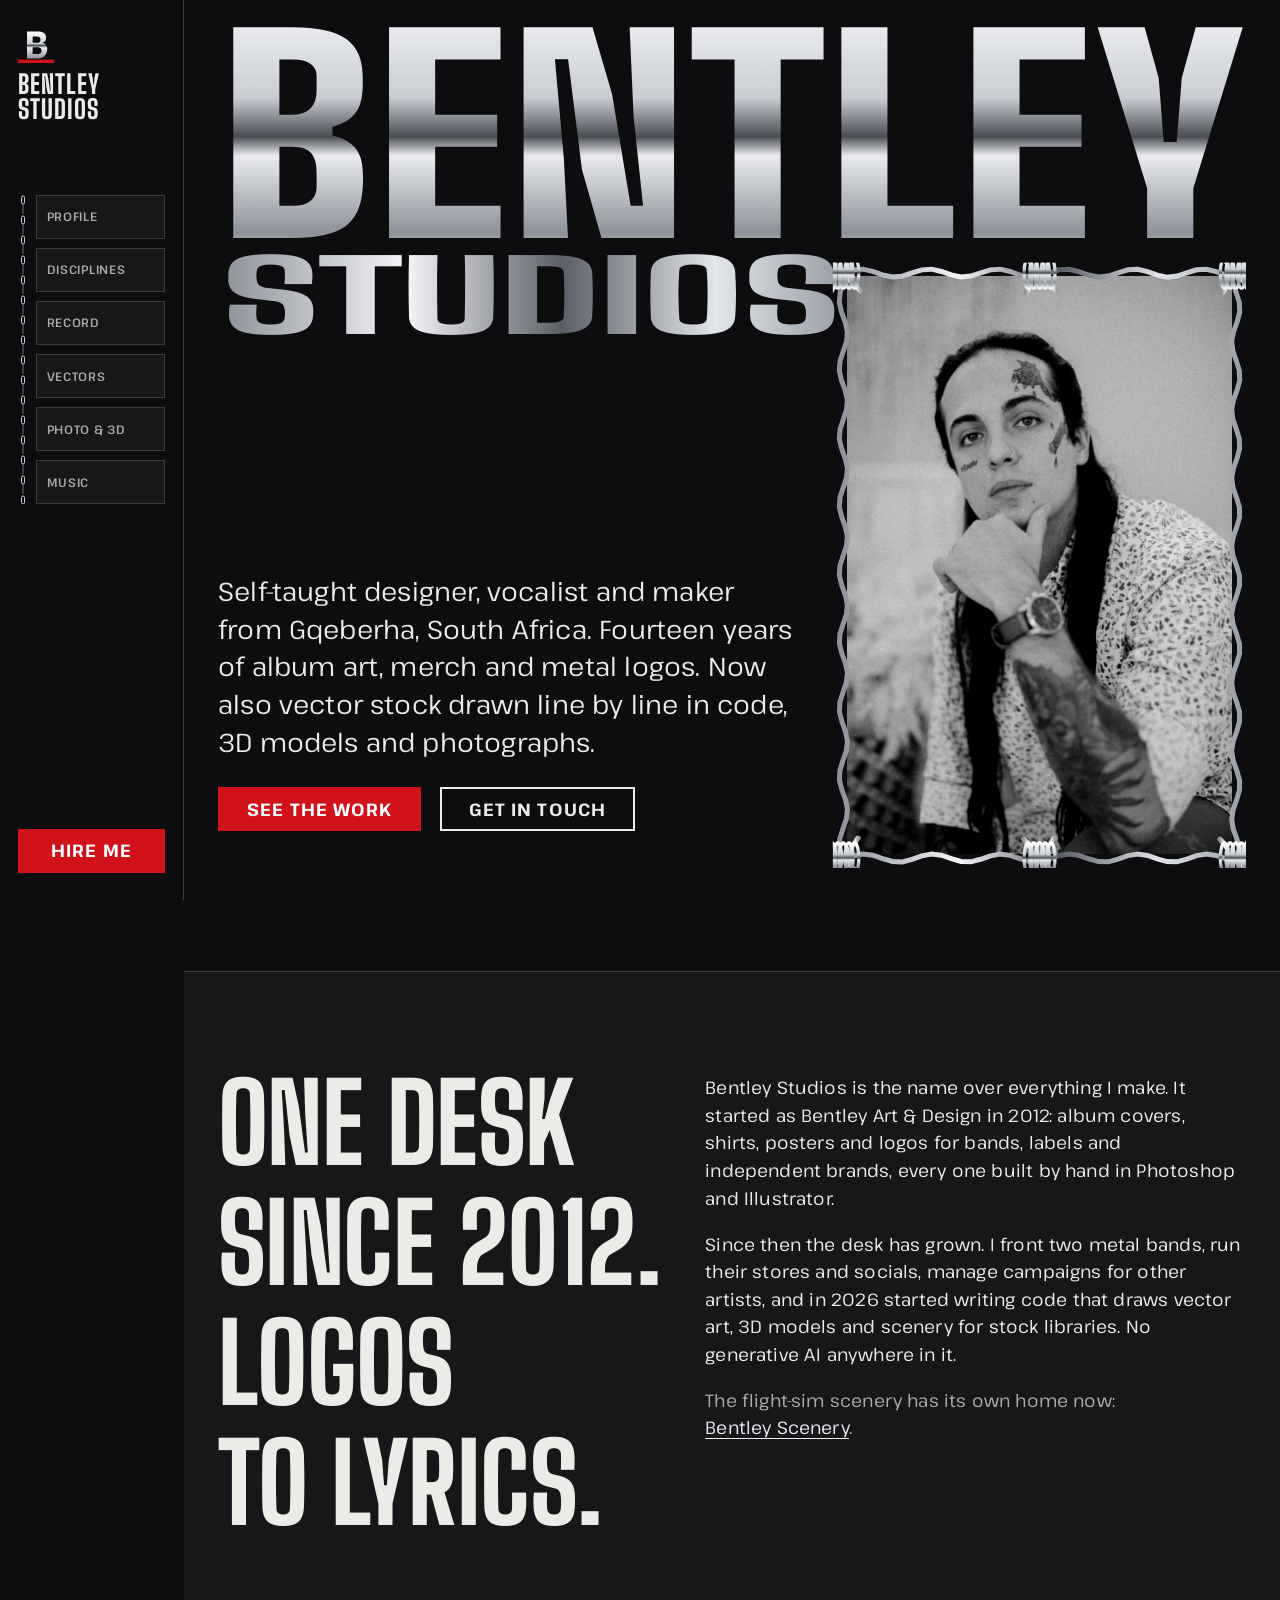
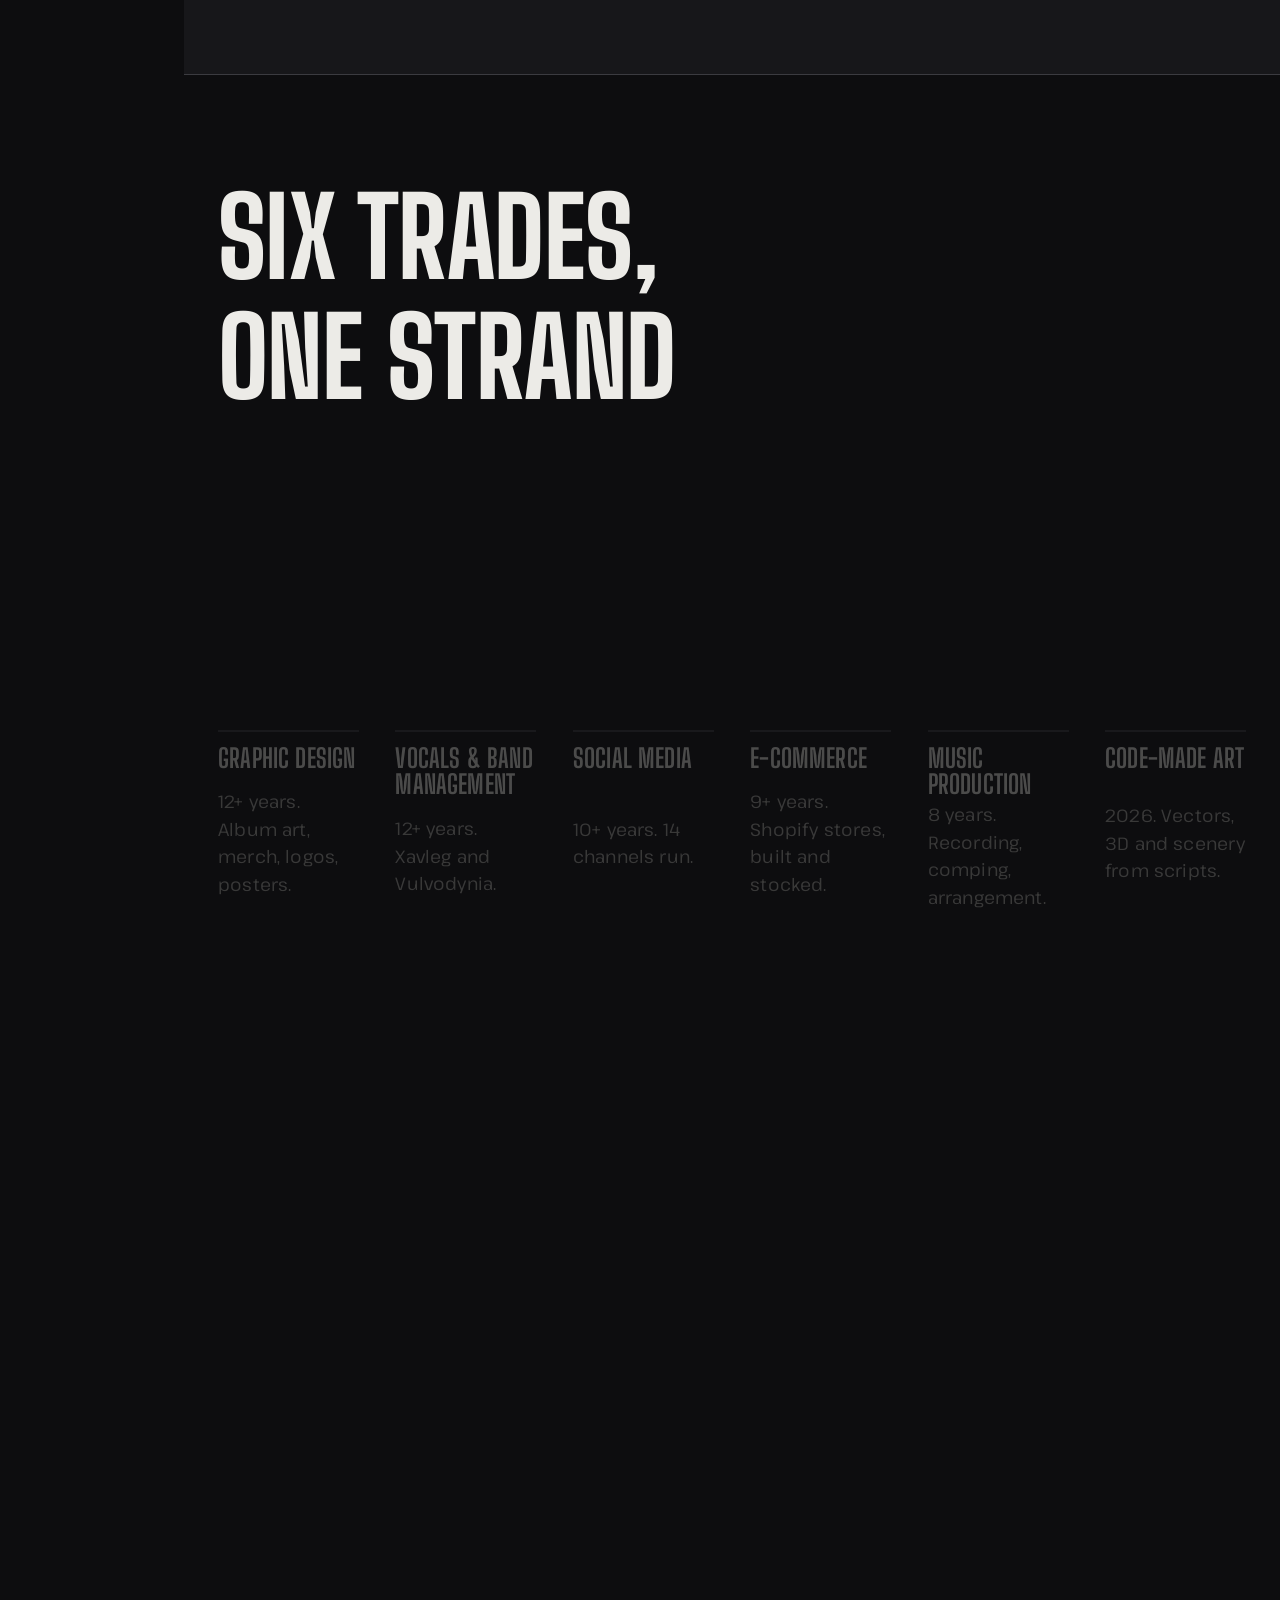
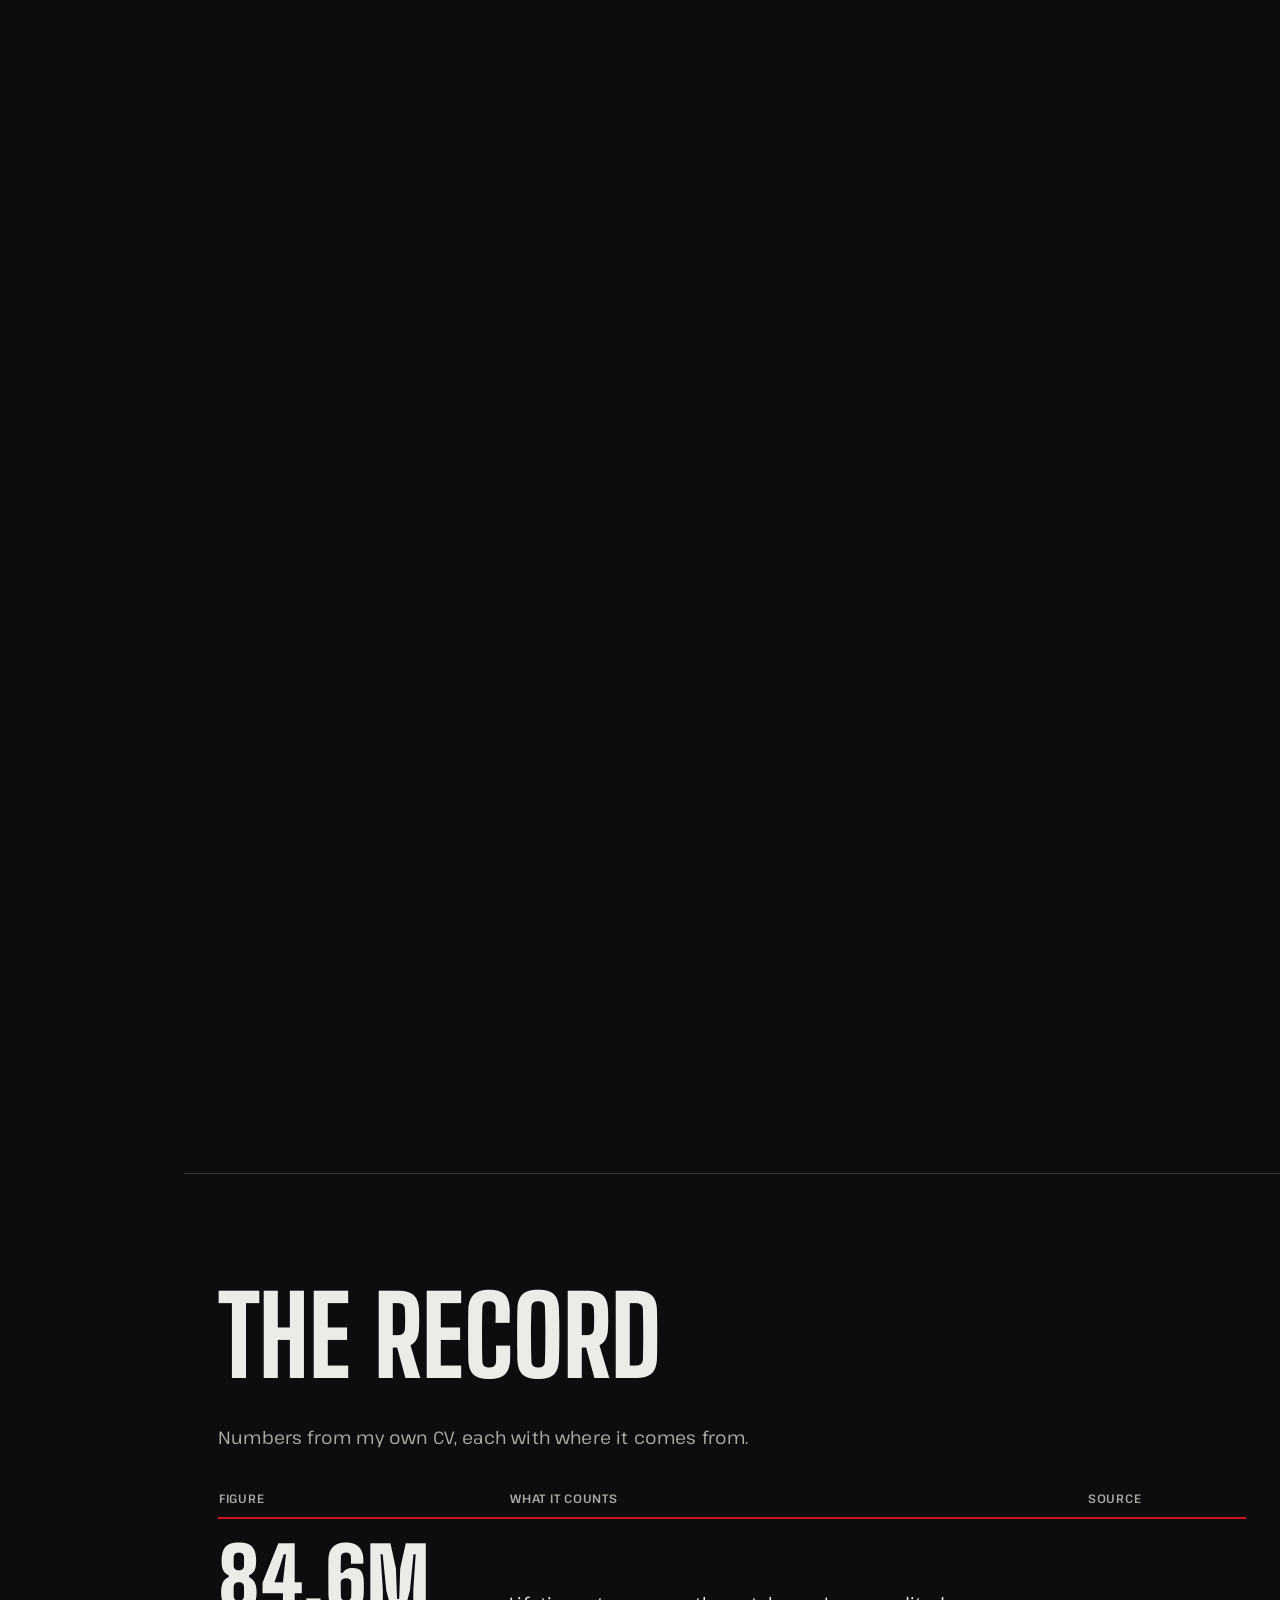
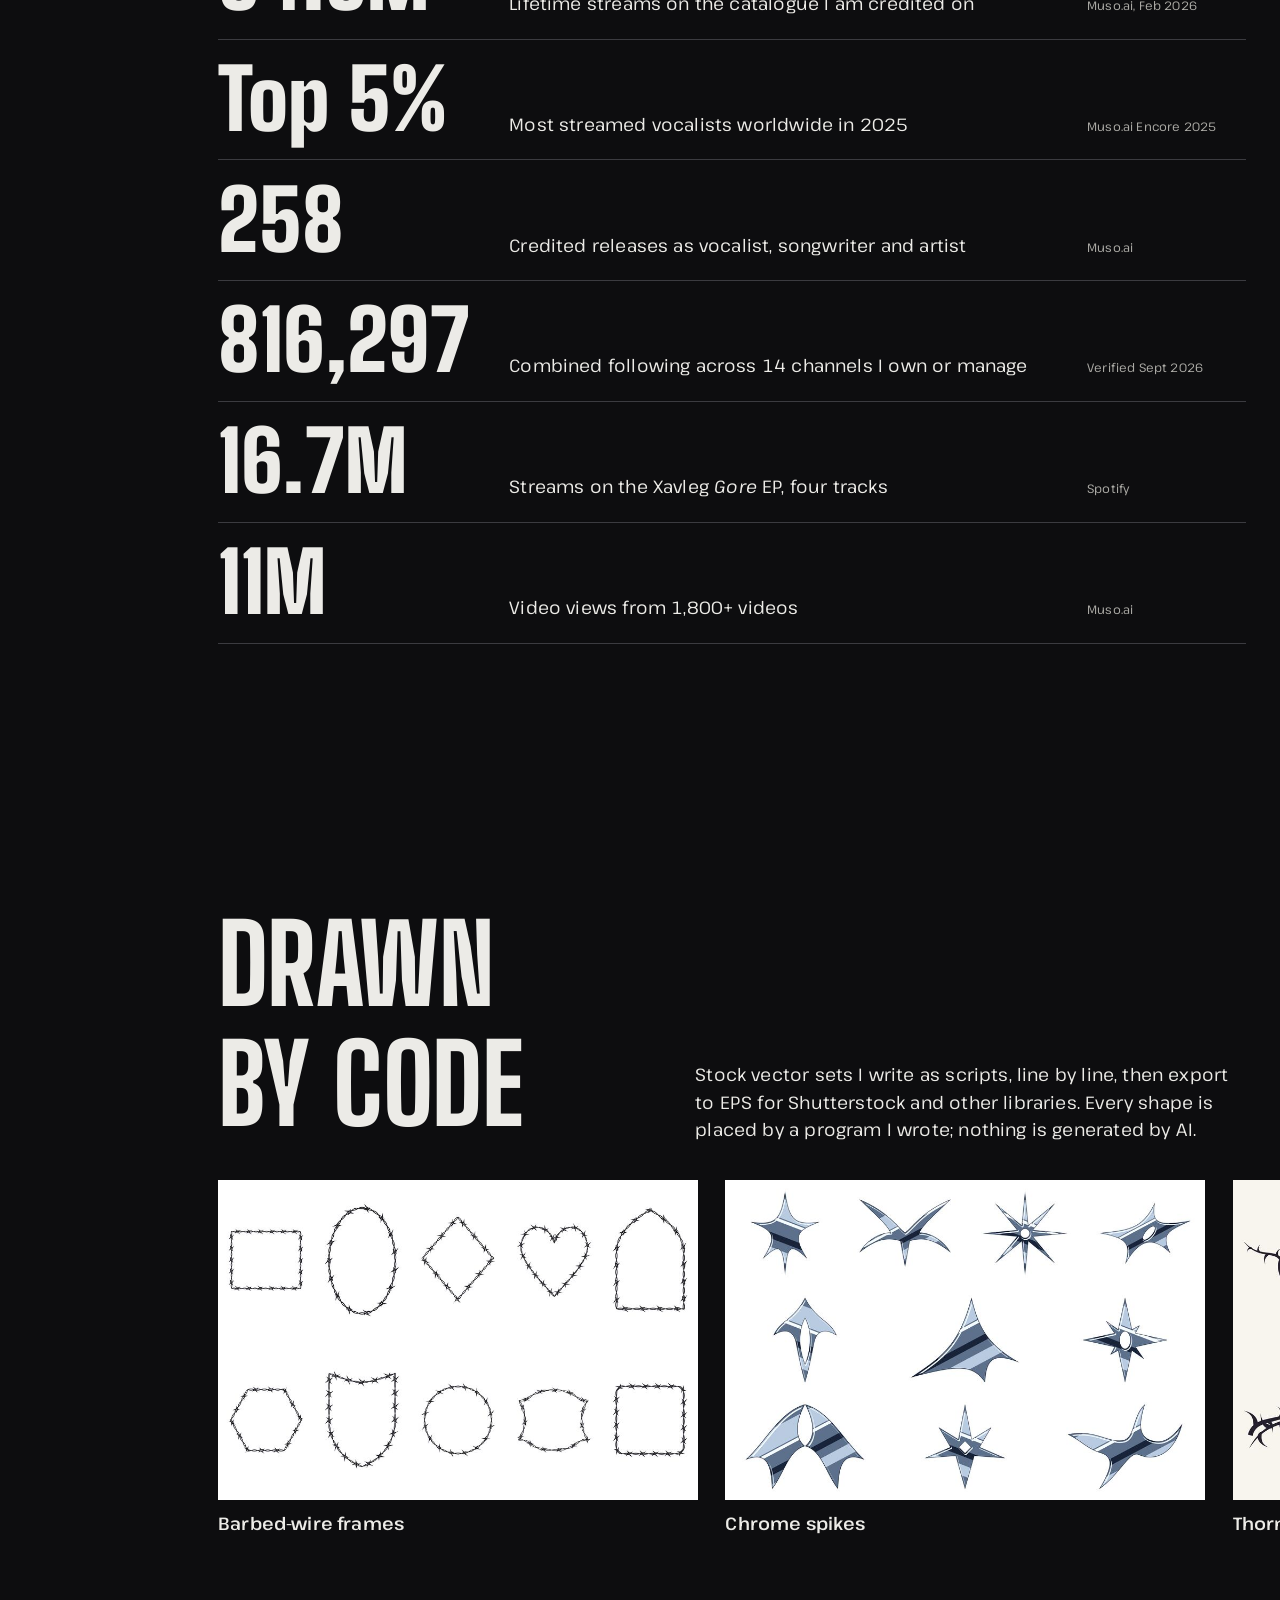
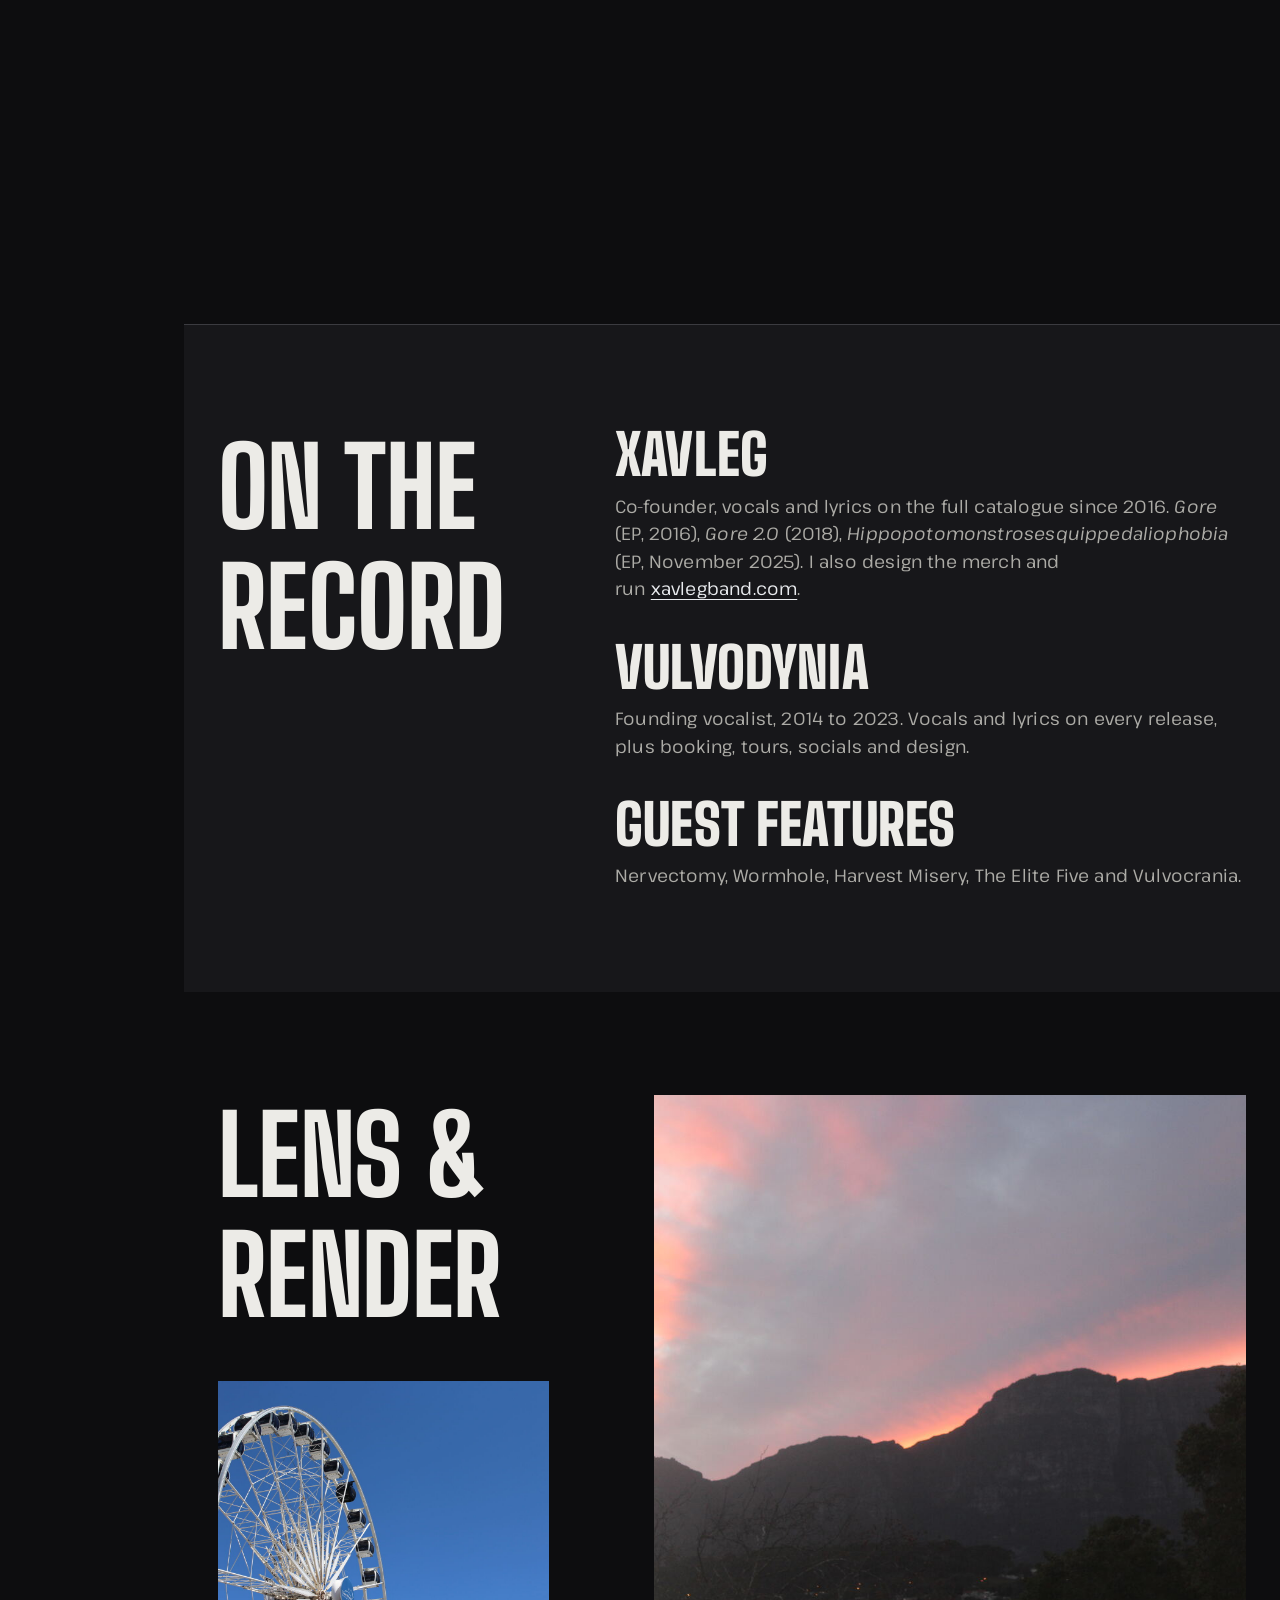
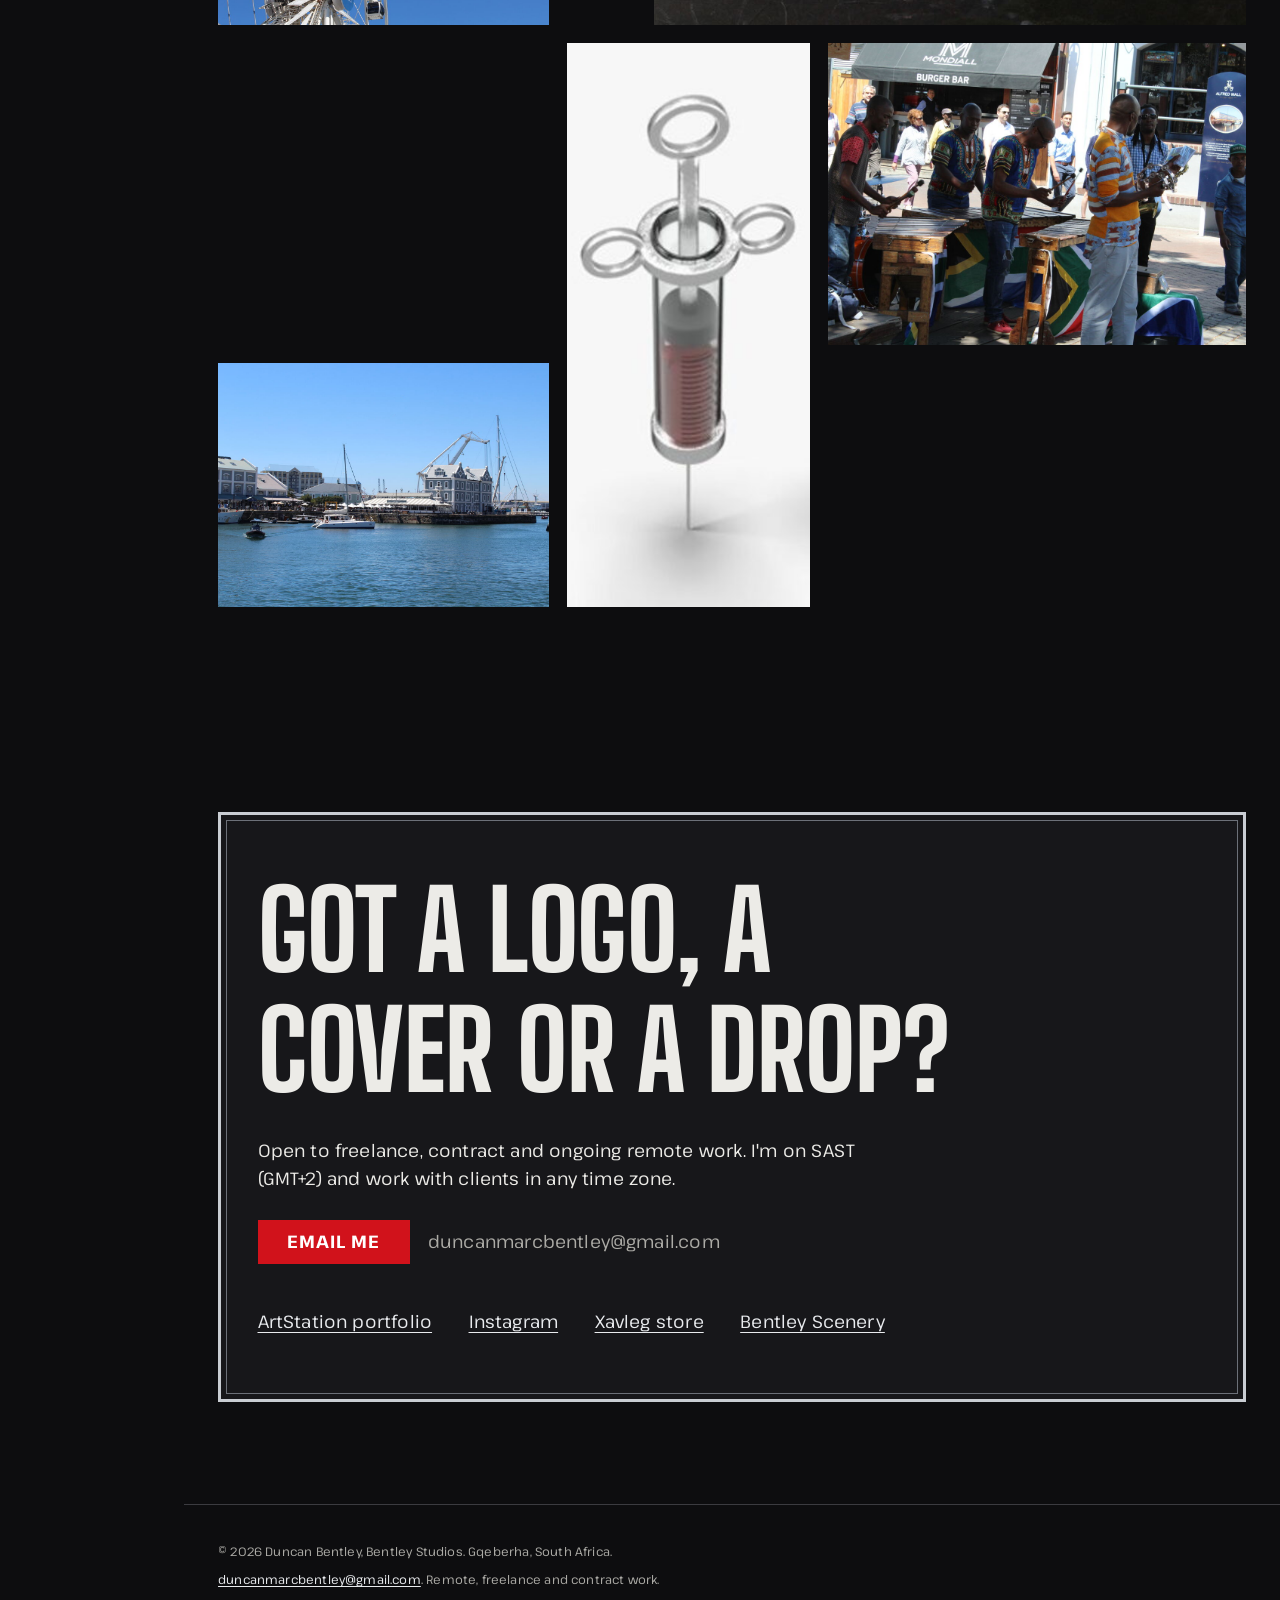
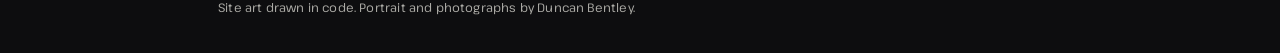
<file: index.html>
<!doctype html>
<html lang="en">
<head>
  <meta charset="utf-8">
  <meta name="viewport" content="width=device-width, initial-scale=1">
  <title>Bentley Studios | Duncan Bentley, design, music and code-made art</title>
  <meta name="description" content="Duncan Bentley's studio in Gqeberha: album art, merch and metal logos since 2012, vocals and music marketing, plus code-made vectors, 3D and photos.">
  <link rel="canonical" href="https://duncanbentley.github.io/bentley-studios/">
  <meta property="og:type" content="website">
  <meta property="og:title" content="Bentley Studios | Duncan Bentley">
  <meta property="og:description" content="Album art, merch, metal logos, vocals, music marketing and code-made art from Gqeberha, South Africa.">
  <meta property="og:url" content="https://duncanbentley.github.io/bentley-studios/">
  <meta property="og:image" content="https://duncanbentley.github.io/bentley-studios/art/og.png">
  <meta property="og:image:width" content="1200">
  <meta property="og:image:height" content="630">
  <meta property="og:image:alt" content="Bentley Studios wordmark in chrome on black, wrapped in barbed wire">
  <meta name="twitter:card" content="summary_large_image">
  <meta name="theme-color" content="#0d0d0f">
  <meta name="color-scheme" content="dark">
  <link rel="icon" href="favicon.svg" type="image/svg+xml">
  <link rel="preconnect" href="https://fonts.googleapis.com">
  <link rel="preconnect" href="https://fonts.gstatic.com" crossorigin>
  <link rel="stylesheet" href="https://fonts.googleapis.com/css2?family=Big+Shoulders+Display:wght@800..900&amp;family=Pathway+Extreme:opsz,wdth,wght@8..12,75..100,400..700&amp;display=swap">
  <link rel="preload" href="img/duncan.jpg" as="image">
  <link rel="stylesheet" href="assets/tokens.css">
  <link rel="stylesheet" href="assets/base.css">
  <link rel="stylesheet" href="assets/motion.css">
  <link rel="stylesheet" href="assets/site.css">
  <script>document.documentElement.classList.add('js')</script>
  <script src="assets/motion.js" defer></script>
  <script src="assets/wire.js" defer></script>
  <script type="application/ld+json">
  {
    "@context": "https://schema.org",
    "@type": "Person",
    "name": "Duncan Bentley",
    "jobTitle": "Graphic designer, vocalist and music marketer",
    "brand": { "@type": "Brand", "name": "Bentley Studios" },
    "url": "https://duncanbentley.github.io/bentley-studios/",
    "address": { "@type": "PostalAddress", "addressLocality": "Gqeberha", "addressCountry": "ZA" },
    "sameAs": [
      "https://bentleyartdesign.artstation.com",
      "https://instagram.com/duncan_bentley",
      "https://duncanbentley.github.io/bentley-scenery/"
    ]
  }
  </script>
</head>
<body>
  <a class="skip-link" href="#main">Skip to content</a>

  <svg width="0" height="0" class="defs" aria-hidden="true" focusable="false">
    <defs>
      <linearGradient id="chrome" x1="0" y1="0" x2="0" y2="1">
        <stop offset="0" stop-color="#ffffff"/>
        <stop offset=".38" stop-color="#c9cdd3"/>
        <stop offset=".5" stop-color="#4a4d54"/>
        <stop offset=".56" stop-color="#e9ebee"/>
        <stop offset=".8" stop-color="#8d929a"/>
        <stop offset="1" stop-color="#f4f5f7"/>
      </linearGradient>
      <linearGradient id="chrome-h" x1="0" y1="0" x2="1" y2="0">
        <stop offset="0" stop-color="#8d929a"/>
        <stop offset=".3" stop-color="#f4f5f7"/>
        <stop offset=".55" stop-color="#5a5e66"/>
        <stop offset=".8" stop-color="#e2e5e9"/>
        <stop offset="1" stop-color="#9aa0a8"/>
      </linearGradient>
    </defs>
  </svg>

  <header class="rail" data-header>
    <a class="rail__brand" href="./" aria-label="Bentley Studios, home">
      <img src="favicon.svg" alt="" width="36" height="36">
      <span>Bentley<br>Studios</span>
    </a>
    <nav class="rail__nav" aria-label="Case file">
      <ul>
        <li><a href="#about">Profile</a></li>
        <li><a href="#wire">Disciplines</a></li>
        <li><a href="#record">Record</a></li>
        <li><a href="#vectors">Vectors</a></li>
        <li><a href="#lens">Photo &amp; 3D</a></li>
        <li><a href="#credits">Music</a></li>
      </ul>
    </nav>
    <a class="btn btn--brand rail__cta" href="#contact">Hire me</a>
  </header>

  <main id="main">

    <!-- Beat 1: recognition. Hero: portrait in a code-drawn barbed-wire frame -->
    <section class="hero" aria-labelledby="hero-title">
      <h1 id="hero-title" class="hero__h1"><span class="visually-hidden">Bentley Studios, the work of Duncan Bentley</span>
      <svg class="hero__mark" viewBox="0 0 1000 300" aria-hidden="true" focusable="false">
        <text x="0" y="198" class="mark-big" fill="url(#chrome)" stroke="#0d0d0f" stroke-width="3" textLength="1000" lengthAdjust="spacingAndGlyphs">BENTLEY</text>
        <text x="4" y="290" class="mark-small" fill="url(#chrome-h)" textLength="600" lengthAdjust="spacingAndGlyphs">STUDIOS</text>
      </svg></h1>

      <figure class="hero__portrait" data-reveal="clip-up">
        <img fetchpriority="high" src="img/duncan.jpg" width="900" height="1348" alt="Duncan Bentley: long dark hair, face tattoos, floral shirt and a watch, chin resting on one hand.">
        <svg class="hero__frame" viewBox="0 0 400 600" preserveAspectRatio="none" aria-hidden="true" data-wire-frame></svg>
      </figure>

      <div class="hero__copy">
        <p class="hero__lede">Self-taught designer, vocalist and maker from Gqeberha, South Africa. Fourteen years of album art, merch and metal logos. Now also vector stock drawn line by line in code, 3D models and photographs.</p>
        <div class="cluster">
          <a class="btn btn--brand" href="#vectors" data-magnetic="0.2">See the work</a>
          <a class="btn btn--ghost" href="#contact">Get in touch</a>
        </div>
      </div>
    </section>

    <!-- Beat 2: who. Statement, asymmetric -->
    <section id="about" class="statement" aria-labelledby="about-title">
      <div class="container statement__grid">
        <h2 id="about-title" data-split>One desk since 2012. Logos to lyrics.</h2>
        <div class="statement__body stack">
          <p>Bentley Studios is the name over everything I make. It started as Bentley Art &amp; Design in 2012: album covers, shirts, posters and logos for bands, labels and independent brands, every one built by hand in Photoshop and Illustrator.</p>
          <p>Since then the desk has grown. I front two metal bands, run their stores and socials, manage campaigns for other artists, and in 2026 started writing code that draws vector art, 3D models and scenery for stock libraries. No generative AI anywhere in it.</p>
          <p class="statement__aside">The flight-sim scenery has its own home now: <a href="https://duncanbentley.github.io/bentley-scenery/">Bentley Scenery</a>.</p>
        </div>
      </div>
    </section>

    <!-- Beat 3: the PEAK. Signature: a bare line twists into barbed wire, each barb unlocking a discipline -->
    <section id="wire" class="wire" aria-labelledby="wire-title">
      <div class="wire__stage">
        <h2 id="wire-title" class="wire__title">Six trades, one strand</h2>
        <svg class="wire__svg" viewBox="0 0 1200 260" preserveAspectRatio="xMidYMid meet" aria-hidden="true" data-wire></svg>
        <ol class="wire__list">
          <li><strong>Graphic design</strong><span>12+ years. Album art, merch, logos, posters.</span></li>
          <li><strong>Vocals &amp; band management</strong><span>12+ years. Xavleg and Vulvodynia.</span></li>
          <li><strong>Social media</strong><span>10+ years. 14 channels run.</span></li>
          <li><strong>E-commerce</strong><span>9+ years. Shopify stores, built and stocked.</span></li>
          <li><strong>Music production</strong><span>8 years. Recording, comping, arrangement.</span></li>
          <li><strong>Code-made art</strong><span>2026. Vectors, 3D and scenery from scripts.</span></li>
        </ol>
      </div>
    </section>

    <!-- Beat 4: proof. The record, a dossier table with sources -->
    <!-- awl-allow conv.social-proof: proof is the sourced record table from the owner's CV; no client quotes collected yet -->
    <section id="record" class="record" aria-labelledby="record-title">
      <div class="container">
        <h2 id="record-title">The record</h2>
        <p class="record__intro">Numbers from my own CV, each with where it comes from.</p>
        <table class="record__table">
          <caption class="visually-hidden">Career figures and their sources</caption>
          <thead><tr><th scope="col">Figure</th><th scope="col">What it counts</th><th scope="col">Source</th></tr></thead>
          <tbody>
            <tr><td class="num">84.6M</td><td>Lifetime streams on the catalogue I am credited on</td><td>Muso.ai, Feb 2026</td></tr>
            <tr><td class="num">Top 5%</td><td>Most streamed vocalists worldwide in 2025</td><td>Muso.ai Encore 2025</td></tr>
            <tr><td class="num">258</td><td>Credited releases as vocalist, songwriter and artist</td><td>Muso.ai</td></tr>
            <tr><td class="num">816,297</td><td>Combined following across 14 channels I own or manage</td><td>Verified Sept 2026</td></tr>
            <tr><td class="num">16.7M</td><td>Streams on the Xavleg <cite>Gore</cite> EP, four tracks</td><td>Spotify</td></tr>
            <tr><td class="num">11M</td><td>Video views from 1,800+ videos</td><td>Muso.ai</td></tr>
          </tbody>
        </table>
      </div>
    </section>

    <!-- Beat 5: range. Horizontal pan through code-made vector sets -->
    <section id="vectors" class="vectors" aria-labelledby="vectors-title" data-pan>
     <div class="vectors__stage">
      <div class="vectors__head container">
        <h2 id="vectors-title">Drawn by code</h2>
        <p>Stock vector sets I write as scripts, line by line, then export to EPS for Shutterstock and other libraries. Every shape is placed by a program I wrote; nothing is generated by AI.</p>
      </div>
      <div class="pan__track vectors__track">
        <figure><img src="img/bs_barbed_wire_1.jpg" width="900" height="600" loading="lazy" alt="Ten barbed-wire frames: square, oval, heart, arch, shield and more."><figcaption>Barbed-wire frames</figcaption></figure>
        <figure><img src="img/bs_chrome_spikes_1.jpg" width="900" height="600" loading="lazy" alt="Liquid chrome spike stars and shards on white."><figcaption>Chrome spikes</figcaption></figure>
        <figure><img src="img/bs_abstract_tribal_1.jpg" width="900" height="600" loading="lazy" alt="Ten black thorn and tribal ornaments."><figcaption>Thorn ornaments</figcaption></figure>
        <figure><img src="img/bs_chains_1.jpg" width="900" height="600" loading="lazy" alt="Chain frames in circle, heart and arch shapes."><figcaption>Chain frames</figcaption></figure>
        <figure><img src="img/bs_tat_skull_01.jpg" width="900" height="900" loading="lazy" alt="Seamless pattern of cream skulls and small stars on mustard."><figcaption>Flash skulls repeat pattern</figcaption></figure>
        <figure><img src="img/bs_stk_blades_01.jpg" width="900" height="600" loading="lazy" alt="Tattoo-flash stickers: daggers, snakes, a heart and crossed swords."><figcaption>Blades sticker sheet</figcaption></figure>
        <figure><img src="img/bs_tat_moth_01.jpg" width="900" height="900" loading="lazy" alt="Seamless pattern of teal moths and gold moons on navy."><figcaption>Moth and moon repeat pattern</figcaption></figure>
        <figure><img src="img/bs_gothic_tracery_1.jpg" width="900" height="600" loading="lazy" alt="Line drawings of gothic church windows and a rose window."><figcaption>Gothic tracery</figcaption></figure>
        <figure><img src="img/bs_tat_rose_01.jpg" width="900" height="900" loading="lazy" alt="Seamless pattern of red roses and teal gems on cream."><figcaption>Rose and gem repeat pattern</figcaption></figure>
      </div>
     </div>
    </section>

    <!-- Beat 7: the music. Credits list -->
    <section id="credits" class="credits" aria-labelledby="credits-title">
      <div class="container credits__grid">
        <h2 id="credits-title">On the record</h2>
        <dl class="credits__list">
          <div><dt>Xavleg</dt><dd>Co-founder, vocals and lyrics on the full catalogue since 2016. <cite>Gore</cite> (EP, 2016), <cite>Gore 2.0</cite> (2018), <cite>Hippopotomonstrosesquippedaliophobia</cite> (EP, November 2025). I also design the merch and run <a href="https://xavlegband.com">xavlegband.com</a>.</dd></div>
          <div><dt>Vulvodynia</dt><dd>Founding vocalist, 2014 to 2023. Vocals and lyrics on every release, plus booking, tours, socials and design.</dd></div>
          <div><dt>Guest features</dt><dd>Nervectomy, Wormhole, Harvest Misery, The Elite Five and Vulvocrania.</dd></div>
        </dl>
      </div>
    </section>

    <!-- Beat 6: other eyes. Photo and 3D mosaic -->
    <section id="lens" class="lens" aria-labelledby="lens-title">
      <div class="container lens__grid">
        <h2 id="lens-title">Lens &amp; render</h2>
        <figure class="lens__a"><img src="img/IMG_2264.jpg" width="1200" height="800" loading="lazy" alt="Pink and orange clouds over a black mountain ridge at sunset, Cape Town."><figcaption>Cape Town sunset, 2017</figcaption></figure>
        <figure class="lens__b"><img src="img/IMG_2505.jpg" width="1200" height="800" loading="lazy" alt="Close view of a white Ferris wheel against a deep blue sky."><figcaption>Waterfront wheel</figcaption></figure>
        <figure class="lens__c"><img src="img/syringe.jpg" width="600" height="600" loading="lazy" alt="3D render of an antique chrome syringe filled with dark red liquid."><figcaption>Antique syringe, 3D model built in Blender</figcaption></figure>
        <figure class="lens__d"><img src="img/IMG_2512.jpg" width="1200" height="800" loading="lazy" alt="A Cape fur seal swimming in green harbour water, seen from above."><figcaption>Harbour seal</figcaption></figure>
        <figure class="lens__e"><img src="img/IMG_2533.jpg" width="1200" height="800" loading="lazy" alt="Rusted white hull of a fishing ship with its name painted in Japanese."><figcaption>Koyo Maru hull</figcaption></figure>
      </div>
    </section>

    <!-- Close: chrome plate, decision -->
    <section id="contact" class="contact" aria-labelledby="contact-title">
      <div class="container contact__plate">
        <h2 id="contact-title">Got a logo, a cover or a drop?</h2>
        <p>Open to freelance, contract and ongoing remote work. I'm on SAST (GMT+2) and work with clients in any time zone.</p>
        <p class="contact__mail"><a class="btn btn--brand" href="mailto:duncanmarcbentley@gmail.com?subject=Bentley%20Studios%20enquiry">Email me</a> <span>duncanmarcbentley@gmail.com</span></p>
        <ul class="contact__links">
          <li><a href="https://bentleyartdesign.artstation.com">ArtStation portfolio</a></li>
          <li><a href="https://instagram.com/duncan_bentley">Instagram</a></li>
          <li><a href="https://xavlegband.com">Xavleg store</a></li>
          <li><a href="https://duncanbentley.github.io/bentley-scenery/">Bentley Scenery</a></li>
        </ul>
      </div>
    </section>
  </main>

  <footer class="footer">
    <div class="container footer__inner">
      <p>&copy; 2026 Duncan Bentley, Bentley Studios. Gqeberha, South Africa.</p>
      <p><a href="mailto:duncanmarcbentley@gmail.com">duncanmarcbentley@gmail.com</a>. Remote, freelance and contract work.</p>
      <p>Site art drawn in code. Portrait and photographs by Duncan Bentley.</p>
    </div>
  </footer>
</body>
</html>
</file>
<file: assets/tokens.css>
/* tokens.css: Bentley Studios
   direction: brutalist (Raw Brutalist) | palette: Blueprint | seed: 23367
   fonts: Big Shoulders Display / Pathway Extreme | dials: variance 8, motion 6, density 5
   Generated by `studio.py direct`. Same inputs + seed = same file. Hex values carry an oklch() comment. */

@property --p { syntax: "<number>"; inherits: true; initial-value: 0; }

/* Big Shoulders Display is 75.1% of the width of its system stand-in: this local face is scaled to match, so the swap
   to the web font barely moves the layout (font-swap CLS). */
@font-face { font-family: "Big Shoulders Display fallback"; src: local("Arial"), local("ArialMT"), local("Liberation Sans"), local("Arimo"), local("Helvetica"); font-weight: 100 549; size-adjust: 75.1%; font-display: swap; }
@font-face { font-family: "Big Shoulders Display fallback"; src: local("Arial Bold"), local("Arial-BoldMT"), local("Liberation Sans Bold"), local("Arimo Bold"), local("Helvetica Bold"); font-weight: 550 1000; size-adjust: 75.1%; font-display: swap; }

:root {
  color-scheme: dark;

  /* typefaces */
  --font-display: 'Big Shoulders Display', 'Big Shoulders Display fallback', Bahnschrift, 'DIN Alternate', 'Franklin Gothic Medium', 'Nimbus Sans Narrow', sans-serif;
  --font-body: 'Pathway Extreme', Bahnschrift, 'DIN Alternate', 'Franklin Gothic Medium', 'Nimbus Sans Narrow', sans-serif;
  --font-mono: ui-monospace, 'Cascadia Code', 'Source Code Pro', Menlo, Consolas, 'DejaVu Sans Mono', monospace;
  --font-label: var(--font-body);
  --display-weight: 900;
  --heading-weight: 800;
  --body-weight: 400;
  --strong-weight: 700;
  --display-stretch: normal;
  --display-case: uppercase;
  --display-tracking: -0.01em;
  --heading-tracking: 0;
  --leading-display: 1.0;
  --leading-tight: 1.1;
  --leading-body: 1.56;
  --body-tracking: 0.01em;
  --label-case: uppercase;
  --tracking-caps: 0.02em;
  --label-tracking: 0.02em;

  /* fluid type scale 360-1440px (Utopia-style; max capped at 2.5x min for 200% zoom) */
  --step--2: clamp(0.5rem, 0.6867rem - 0.2074vw, 0.64rem);
  --step--1: clamp(0.75rem, 0.8167rem - 0.0741vw, 0.8rem);
  --step-0: clamp(1rem, 0.9583rem + 0.1852vw, 1.125rem);
  --step-1: clamp(1.25rem, 1.1042rem + 0.6481vw, 1.6875rem);
  --step-2: clamp(1.5625rem, 1.2396rem + 1.4352vw, 2.5312rem);
  --step-3: clamp(1.9531rem, 1.3385rem + 2.7315vw, 3.7969rem);
  --step-4: clamp(2.4414rem, 1.3568rem + 4.8206vw, 5.6953rem);
  --step-5: clamp(3.0518rem, 1.5767rem + 6.5556vw, 7.4768rem);
  --step-6: clamp(3.8147rem, 1.9709rem + 8.1945vw, 9.346rem);
  --step-7: clamp(4.7684rem, 2.4637rem + 10.2432vw, 11.6825rem);

  /* fluid space scale (density 5) */
  --space-3xs: clamp(0.2575rem, 0.2468rem + 0.0477vw, 0.2897rem);
  --space-2xs: clamp(0.515rem, 0.4935rem + 0.0954vw, 0.5794rem);
  --space-xs: clamp(0.7725rem, 0.7403rem + 0.1431vw, 0.8691rem);
  --space-s: clamp(1.03rem, 0.9871rem + 0.1907vw, 1.1587rem);
  --space-m: clamp(1.545rem, 1.4806rem + 0.2861vw, 1.7381rem);
  --space-l: clamp(2.06rem, 1.9742rem + 0.3815vw, 2.3175rem);
  --space-xl: clamp(3.09rem, 2.9612rem + 0.5722vw, 3.4763rem);
  --space-2xl: clamp(4.12rem, 3.9483rem + 0.763vw, 4.635rem);
  --space-3xl: clamp(6.18rem, 5.9225rem + 1.1444vw, 6.9525rem);
  --space-4xl: clamp(8.24rem, 7.8967rem + 1.5259vw, 9.27rem);
  --space-3xs-2xs: clamp(0.2575rem, 0.1502rem + 0.4769vw, 0.5794rem);
  --space-2xs-xs: clamp(0.515rem, 0.3969rem + 0.525vw, 0.8694rem);
  --space-xs-s: clamp(0.7725rem, 0.6437rem + 0.5722vw, 1.1587rem);
  --space-s-m: clamp(1.03rem, 0.794rem + 1.0491vw, 1.7381rem);
  --space-m-l: clamp(1.545rem, 1.2875rem + 1.1444vw, 2.3175rem);
  --space-l-xl: clamp(2.06rem, 1.5879rem + 2.0981vw, 3.4762rem);
  --space-xl-2xl: clamp(3.09rem, 2.575rem + 2.2889vw, 4.635rem);
  --space-2xl-3xl: clamp(4.12rem, 3.1758rem + 4.1963vw, 6.9525rem);
  --space-3xl-4xl: clamp(6.18rem, 5.15rem + 4.5778vw, 9.27rem);
  --space-s-l: clamp(1.03rem, 0.6008rem + 1.9074vw, 2.3175rem);
  --space-m-xl: clamp(1.545rem, 0.9012rem + 2.8611vw, 3.4762rem);
  --space-l-2xl: clamp(2.06rem, 1.2017rem + 3.8148vw, 4.635rem);
  --space-xl-3xl: clamp(3.09rem, 1.8025rem + 5.7222vw, 6.9525rem);
  --space-2xl-4xl: clamp(4.12rem, 2.4033rem + 7.6296vw, 9.27rem);
  --section-space: clamp(3.2rem, 1.9417rem + 5.5926vw, 6.975rem);
  --gutter: var(--space-s-l);
  --container: 1280px;
  --measure: 66ch;

  /* colour (60 / 30 / 10: bg / surface / accent) */
  --c-bg: #0d0d0f; /* chromecore override */
  --c-surface: #17171a; /* chromecore override */
  --c-ink: #ecebe7; /* chromecore override */
  --c-muted: #acaba6; /* chromecore override */
  --c-line: #3b3b40; /* chromecore override */
  --c-accent: #e9ebee; /* chromecore override */
  --c-accent-2: #c9cdd3; /* chromecore override */
  --c-accent-ink: #0d0d0f; /* chromecore override */
  --c-accent-raw: #d1121b; /* chromecore override */
  --c-accent-raw-ink: #ffffff; /* chromecore override */
  --c-accent-2-raw: #c9cdd3; /* chromecore override */
  --c-selection: color-mix(in oklab, var(--c-accent) 28%, var(--c-bg));
  --c-focus: var(--c-accent);

  /* shape */
  --radius-s: 0px;
  --radius-m: 0px;
  --radius-l: 0px;
  --radius-btn: 0px;
  --border: 2px solid var(--c-line);
  --shadow-1: none;
  --shadow-2: 6px 6px 0 var(--c-accent-raw);

  /* motion */
  --ease-out: cubic-bezier(.2,.7,.2,1);
  --ease-in-out: cubic-bezier(.6,0,.2,1);
  --ease-spring: cubic-bezier(.3,1.4,.5,1);
  --dur-1: 0ms;
  --dur-2: 132ms;
  --dur-3: 264ms;
  --dur-ui: 180ms; /* hovers and toggles stay under 300ms */
  --dur-press: 90ms;
  --reveal-distance: 24px;
  --reveal-blur: 10px;
  --stagger: 90ms;

  /* layout dials (variance 8) */
  --split: 8fr 4fr;
  --offset-cols: 2;
  --tilt: -2deg;
}

@media (prefers-reduced-motion: reduce) {
  :root { --dur-1: 0ms; --dur-2: 0ms; --dur-3: 0ms; --dur-ui: 180ms; --dur-press: 90ms; --reveal-distance: 0px; --reveal-blur: 0px; --stagger: 0ms; --tilt: 0deg; }
}
</file>
<file: assets/base.css>
/* base.css (award-level-websites). Load after tokens.css: reset, type roles, layout primitives, interactive
   states, print. The hooks for motion.js live in motion.css. */

/* 1. Reset */
*, *::before, *::after { box-sizing: border-box; }
* { margin: 0; }
html {
  -webkit-text-size-adjust: 100%; text-size-adjust: 100%;
  hanging-punctuation: first last;
  accent-color: var(--c-accent); caret-color: var(--c-accent);
  scrollbar-color: color-mix(in oklab, var(--c-ink) 35%, transparent) transparent;
}
@media (prefers-reduced-motion: no-preference) {
  /* smooth only while something on the page has focus (an in-page link was used), so scripted scrolls,
     find-in-page and restored positions jump instantly instead of fighting it */
  html:focus-within { scroll-behavior: smooth; }
  @view-transition { navigation: auto; }
}
body {
  min-height: 100vh; min-height: 100svh;
  background: var(--c-bg); color: var(--c-ink);
  font-family: var(--font-body); font-size: var(--step-0); font-weight: var(--body-weight);
  line-height: var(--leading-body);
  letter-spacing: var(--body-tracking, 0);
  font-synthesis-weight: none;
  -webkit-font-smoothing: antialiased; text-rendering: optimizeLegibility;
  overflow-x: clip;
}
img, picture, video, canvas, svg { display: block; max-width: 100%; height: auto; }
input, button, textarea, select { font: inherit; color: inherit; }
button { cursor: pointer; }
p, li, dd, figcaption, blockquote { text-wrap: pretty; overflow-wrap: break-word; }
h1, h2, h3, h4, h5 { text-wrap: balance; overflow-wrap: break-word; }
[id] { scroll-margin-top: var(--scroll-offset, 5.5rem); }
table, time, .tabular, .price, [data-count-to] { font-variant-numeric: tabular-nums; }
strong, b { font-weight: var(--strong-weight); }
hr { border: 0; border-top: var(--border); }
::selection { background: var(--c-selection); color: var(--c-ink); }

/* 2. Links and focus */
a { color: var(--c-accent); text-decoration-thickness: 1px; text-underline-offset: 0.2em; }
a:hover { text-decoration-thickness: 2px; }
:focus-visible { outline: 2px solid var(--c-focus); outline-offset: 3px; }
.link-underline {
  color: inherit; text-decoration: none;
  background: linear-gradient(currentColor, currentColor) no-repeat 0 100% / 0 1px;
  transition: background-size var(--dur-ui, 160ms) var(--ease-out);
}
.link-underline:hover, .link-underline:focus-visible, .link-underline[aria-current] { background-size: 100% 1px; }

/* 3. Type roles */
h1, h2, h3, h4, .display, .h1, .h2, .h3, .h4 {
  font-family: var(--font-display); font-weight: var(--heading-weight); font-stretch: var(--display-stretch);
  letter-spacing: var(--heading-tracking); line-height: var(--leading-tight);
}
h1, .h1, .display, h2, .h2 { text-transform: var(--display-case); }
h1, .h1, .display { font-weight: var(--display-weight); letter-spacing: var(--display-tracking); line-height: var(--leading-display); }
.display { font-size: var(--step-6); }
h1, .h1 { font-size: var(--step-5); }
h2, .h2 { font-size: var(--step-4); }
h3, .h3 { font-size: var(--step-2); }
h4, .h4 { font-size: var(--step-1); }
.lede { font-size: var(--step-1); line-height: 1.45; max-width: 52ch; }
.small, small { font-size: var(--step--1); }
.muted { color: var(--c-muted); }
.eyebrow { /* budget: at most 1 per 3 sections (see direction.md) */
  font-family: var(--font-label); font-size: var(--step--1); font-weight: var(--strong-weight);
  text-transform: var(--label-case); letter-spacing: var(--label-tracking); color: var(--c-muted);
}
.mono, code, kbd, samp, pre { font-family: var(--font-mono); font-size: 0.92em; }
.prose { max-width: var(--measure); }
.prose > * + * { margin-top: var(--space-s); }
.prose > :is(h2, h3) { margin-top: var(--space-l); }
.prose blockquote { padding-left: var(--space-s); border-left: 2px solid var(--c-accent); }
.prose ul, .prose ol { padding-left: var(--space-m); }
.prose li + li { margin-top: var(--space-3xs); }

/* 4. Layout primitives */
.container { width: min(100% - 2 * var(--gutter), var(--container)); margin-inline: auto; }
.section { padding-block: var(--section-space); }
.surface { background: var(--c-surface); }
.invert { background: var(--c-ink); color: var(--c-bg); --c-muted: color-mix(in oklab, var(--c-bg) 72%, var(--c-ink)); }
.invert a:not(.btn) { color: inherit; }
.stack { display: flex; flex-direction: column; gap: var(--stack, var(--space-s)); }
.cluster { display: flex; flex-wrap: wrap; align-items: center; gap: var(--cluster, var(--space-s)); }
.grid-auto { display: grid; gap: var(--grid-gap, var(--space-m)); grid-template-columns: repeat(auto-fit, minmax(min(100%, var(--min, 16rem)), 1fr)); }
.split { display: grid; gap: var(--split-gap, var(--space-l-2xl)); align-items: var(--split-align, center); }
@media (min-width: 52em) {
  .split { grid-template-columns: var(--split); }
  .split--flip > :first-child { order: 2; }
}
.bento { display: grid; gap: var(--space-s); grid-template-columns: minmax(0, 1fr); }
:where(.split, .bento, .grid-auto, .layout, .cluster) > * { min-width: 0; } /* long words/code can't widen the page */
@media (min-width: 48em) {
  .bento { grid-template-columns: repeat(6, minmax(0, 1fr)); grid-auto-rows: minmax(11rem, auto); }
  .bento > * { grid-column: span 2; }
  .bento > .span-3 { grid-column: span 3; } .bento > .span-4 { grid-column: span 4; }
  .bento > .span-6 { grid-column: span 6; } .bento > .row-2 { grid-row: span 2; }
}
.layout { /* page grid: children sit in the content column; .wide / .full-bleed break out without 100vw */
  display: grid;
  grid-template-columns: [full-start] minmax(var(--gutter), 1fr) [wide-start] minmax(0, var(--space-2xl))
    [content-start] min(100% - 2 * var(--gutter), var(--container)) [content-end] minmax(0, var(--space-2xl))
    [wide-end] minmax(var(--gutter), 1fr) [full-end];
}
.layout > * { grid-column: content; }
.layout > .wide { grid-column: wide; }
.layout > .full-bleed { grid-column: full; }
.frame { overflow: hidden; border-radius: var(--radius-m); background: var(--c-surface); }
.frame > img, .frame > svg, .frame > video { width: 100%; height: 100%; object-fit: cover; }
.arch { border-radius: 999px 999px var(--radius-s) var(--radius-s); }

/* 5. Buttons and controls */
.btn {
  display: inline-flex; align-items: center; justify-content: center; gap: var(--space-2xs);
  min-height: 44px; padding: var(--space-2xs) var(--space-m);
  border: var(--btn-border, 2px solid transparent); border-radius: var(--radius-btn);
  background: var(--c-accent); color: var(--c-accent-ink); box-shadow: var(--shadow-1);
  font-family: var(--font-body); font-size: var(--step-0); font-weight: var(--strong-weight); line-height: 1.1;
  text-decoration: none; white-space: nowrap;
  transition: background-color var(--dur-ui, 160ms) var(--ease-out), color var(--dur-ui, 160ms) var(--ease-out),
    border-color var(--dur-ui, 160ms) var(--ease-out), transform var(--dur-press, 120ms) var(--ease-out),
    box-shadow var(--dur-press, 120ms) var(--ease-out);
}
.btn:active { transform: translateY(1px) scale(0.98); box-shadow: none; }
.btn:focus-visible { outline-offset: 4px; }
.btn:disabled, .btn[aria-disabled="true"] { opacity: 0.45; cursor: not-allowed; transform: none; }
.btn--ghost { background: transparent; color: var(--c-ink); border-color: currentColor; box-shadow: none; }
.btn--brand { background: var(--c-accent-raw); color: var(--c-accent-raw-ink); }
@media (hover: hover) and (pointer: fine) {
  .btn:hover { background: var(--c-ink); color: var(--c-bg); }
  .btn--ghost:hover { border-color: var(--c-ink); }
  .invert .btn:hover { background: var(--c-bg); color: var(--c-ink); }
}
label { font-weight: var(--strong-weight); }
input:not([type="checkbox"], [type="radio"]), textarea, select {
  width: 100%; min-height: 44px; padding: var(--space-2xs) var(--space-xs); background: var(--c-bg); font-size: var(--step-0);
  border: 1px solid color-mix(in oklab, var(--c-ink) 45%, var(--c-bg)); border-radius: var(--radius-s);
}
input:hover, textarea:hover, select:hover { border-color: var(--c-ink); }
input:focus-visible, textarea:focus-visible, select:focus-visible { outline-offset: 1px; border-color: var(--c-accent); }
input:disabled, textarea:disabled, select:disabled { opacity: 0.5; cursor: not-allowed; }
input:user-invalid, textarea:user-invalid { border-color: var(--c-accent); outline: 1px solid var(--c-accent); }
details > summary { cursor: pointer; list-style: none; }
details > summary::-webkit-details-marker { display: none; }

/* 6. Utilities */
.sr-only {
  position: absolute !important; width: 1px; height: 1px; padding: 0; margin: -1px;
  overflow: hidden; clip: rect(0 0 0 0); white-space: nowrap; border: 0;
}
.skip-link {
  position: absolute; left: var(--space-s); top: var(--space-s); z-index: 100;
  padding: var(--space-2xs) var(--space-s); background: var(--c-ink); color: var(--c-bg); border-radius: var(--radius-s);
  transform: translateY(-200%);
}
.skip-link:focus { transform: none; }
[data-header] { position: sticky; top: 0; z-index: 50; background: var(--c-bg); transition: transform var(--dur-2) var(--ease-out), box-shadow var(--dur-2) var(--ease-out); }
[data-header].is-scrolled { box-shadow: 0 1px 0 var(--c-line); }
[data-header].is-hidden { transform: translateY(-100%); }
[data-progress] { position: fixed; inset: 0 0 auto; z-index: 60; height: 3px; background: var(--c-accent); transform-origin: 0 50%; transform: scaleX(var(--p, 0)); }

@media (prefers-reduced-motion: reduce) {
  *, *::before, *::after { animation-duration: 0.01ms !important; animation-iteration-count: 1 !important; transition-duration: 0.01ms !important; }
}

/* 7. Print */
@media print {
  [data-header], [data-progress], [data-motion-toggle], .skip-link, [data-marquee] { display: none !important; }
  body { background: #fff; color: #000; font-size: 11pt; }
  a[href^="http"]::after { content: " (" attr(href) ")"; font-size: 0.85em; }
  .section { padding-block: 1.5rem; }
  img, figure { break-inside: avoid; }
}
</file>
<file: assets/motion.css>
/* motion.css (award-level-websites): the CSS half of motion.js. Load after base.css.
   Hiding only happens under html.js + prefers-reduced-motion: no-preference, with a 2.5s CSS failsafe if the
   script never starts; reduced motion and the motion toggle (html.motion-paused) unpin and show everything.
   Scroll-linked --p comes from native scroll timelines where supported; motion.js writes it otherwise. */

[data-marquee] { display: flex; flex-wrap: wrap; gap: var(--marquee-gap, var(--space-l)); align-items: center; }
[data-marquee].is-ready { flex-wrap: nowrap; overflow: hidden; gap: 0; mask-image: linear-gradient(90deg, transparent, #000 6%, #000 94%, transparent); }
.marquee__track { display: flex; flex: none; width: max-content; animation: awl-marquee var(--marquee-dur, 40s) linear infinite; }
.marquee__group > * { flex: none; white-space: nowrap; }
.marquee__group { display: flex; flex: none; align-items: center; gap: var(--marquee-gap, var(--space-l)); padding-right: var(--marquee-gap, var(--space-l)); }
[data-marquee]:hover .marquee__track, [data-marquee]:focus-within .marquee__track, .motion-paused .marquee__track { animation-play-state: paused; }
@keyframes awl-marquee { to { transform: translateX(calc(-1 * var(--marquee-shift, 50%))); } }
.sw { display: inline-block; overflow: clip; vertical-align: top; padding-block: 0.1em; margin-block: -0.1em; }
.si { display: inline-block; }
[data-count-to] { display: inline-block; }
.pan__track { display: flex; gap: var(--space-m); overflow-x: auto; scroll-snap-type: x mandatory; padding-block: var(--space-s); }
.pan__track > * { flex: 0 0 min(80vw, 26rem); scroll-snap-align: start; }
[data-parallax] { transform: translate3d(0, calc((0.5 - var(--p, 0.5)) * var(--parallax, 0.15) * 40vh), 0); }

/* fit: one line that fills its box (wood type). Without JS the line wraps at the estimate. With JS it is measured
   once the real face has loaded, then held on one line (.is-fit) or wrapped at the floor (.fit-wrap); before that,
   a line with a baked --fit may wrap (so a floor-sized line never shifts) and an unbaked one holds one line. --fit = font-size as % of the line (bake the measured value into the markup for
   a shift-free first paint), --fit-min is the readable floor (below it the line wraps), --fit-max the ceiling.
   Zoom: the floor is in rem, so whenever a fitted line is small enough to need enlarging it sits on the floor and
   grows with zoom; above the floor it is display-size type that keeps its on-screen size. */
[data-fit] {
  display: block; line-height: var(--fit-leading, 0.9);
  font-size: max(var(--fit-min, 1.5rem), min(calc(var(--fit, 9) * 1cqi), var(--fit-max, 100vw)));
}
html.js [data-fit] { font-size: max(var(--fit-min, 1.5rem), min(var(--fit-px, calc(var(--fit, 9) * 1cqi)), var(--fit-max, 100vw))); }
html.js [data-fit].is-fit, html.js [data-fit]:not([style*="--fit"]):not(.fit-wrap) { white-space: nowrap; }
[data-fit].fit-wrap { text-wrap: balance; }

/* colour drift: each section keeps its own ground (site.css or data-drift="#hex") until motion.js is drifting */
:where(html.js [data-drift][style*="--drift-ground"]) {
  background-color: var(--drift-ground); color: var(--drift-ground-ink, inherit);
  --c-muted: color-mix(in oklab, var(--drift-ground-ink, var(--c-ink)) 72%, var(--drift-ground));
}
html.drift-on [data-drift] { background-color: transparent !important; color: inherit; }
html.has-drift body { background-color: var(--drift-bg); color: var(--drift-ink); --c-muted: color-mix(in oklab, var(--drift-ink) 72%, var(--drift-bg)); }

@media (prefers-reduced-motion: no-preference) {
  html.js [data-reveal] {
    transition: opacity var(--dur-3) var(--ease-out), transform var(--dur-3) var(--ease-out),
      filter var(--dur-3) var(--ease-out), clip-path var(--dur-3) var(--ease-in-out);
    transition-delay: calc(var(--delay, 0ms) + var(--i, 0) * var(--stagger));
  }
  html.js [data-reveal]:not(.is-in) { opacity: 0; }
  html.js [data-reveal="up"]:not(.is-in) { transform: translateY(var(--reveal-distance)); }
  html.js [data-reveal="scale"]:not(.is-in) { transform: scale(0.95); }
  html.js [data-reveal="blur"]:not(.is-in) { filter: blur(var(--reveal-blur)); }
  /* clip reveals name the way the edge travels: clip-right is revealed left to right ("wipes in from the left").
     Shapes need an explicit end state: clip-path never animates to or from `none`. */
  html.js :is([data-reveal^="clip"], [data-reveal="letterbox"]) { clip-path: inset(0); }
  html.js :is([data-reveal^="clip"], [data-reveal="letterbox"], [data-reveal="iris"]):not(.is-in) { opacity: 1; }
  html.js :is([data-reveal="clip"], [data-reveal="clip-down"]):not(.is-in) { clip-path: inset(0 0 100% 0); }
  html.js [data-reveal="clip-up"]:not(.is-in) { clip-path: inset(100% 0 0 0); }
  html.js [data-reveal="clip-right"]:not(.is-in) { clip-path: inset(0 100% 0 0); }
  html.js [data-reveal="clip-left"]:not(.is-in) { clip-path: inset(0 0 0 100%); }
  html.js [data-reveal="letterbox"]:not(.is-in) { clip-path: inset(50% 0 50% 0); }
  html.js [data-reveal="iris"] { clip-path: circle(75% at 50% 50%); }
  html.js [data-reveal="iris"]:not(.is-in) { clip-path: circle(0% at 50% 50%); }
  html.js [data-wipe] { clip-path: inset(0); transition: clip-path calc(var(--dur-3) * 1.2) var(--ease-in-out); transition-delay: var(--delay, 0ms); }
  html.js [data-wipe="up"]:not(.is-in) { clip-path: inset(100% 0 0 0); }
  html.js [data-wipe="down"]:not(.is-in) { clip-path: inset(0 0 100% 0); }
  html.js [data-wipe="left"]:not(.is-in) { clip-path: inset(0 0 0 100%); }
  html.js [data-wipe="right"]:not(.is-in) { clip-path: inset(0 100% 0 0); }
  html.js [data-wipe="iris"] { clip-path: circle(75% at 50% 50%); }
  html.js [data-wipe="iris"]:not(.is-in) { clip-path: circle(0% at 50% 50%); }
  html.js [data-split]:not(.is-in) .si { transform: translateY(110%); }
  html.js [data-split] .si { transition: transform var(--dur-3) var(--ease-out); transition-delay: calc(var(--i, 0) * var(--stagger)); }
  /* failsafe: if motion.js never starts, show everything after 2.5s */
  html.js:not(.motion-ready) :is([data-reveal], [data-wipe]):not(.is-in) { animation: awl-show 0s linear 2.5s forwards; }
  .motion-paused :is([data-reveal], [data-wipe], .si) { transition: none; }

  /* pinned stages: only with room (default 700x600; data-pin-min="WxH" overrides via .pin-on / .pin-off).
     Without room, JS, motion or when paused, the stage is a normal section with every cue visible in order. */
  @media (min-width: 700px) and (min-height: 600px) {
    html.js:not(.motion-paused) [data-pin]:not(.pin-off) { height: calc((var(--span, 2) + 1) * 100svh); }
    html.js:not(.motion-paused) [data-pin]:not(.pin-off) > :first-child { position: sticky; top: 0; height: 100svh; overflow: clip; }
    html.js.motion-ready:not(.motion-paused) [data-pin]:not(.pin-off) .pin__cues { display: grid; }
    html.js.motion-ready:not(.motion-paused) [data-pin]:not(.pin-off) .pin__cues > * { grid-area: 1 / 1; }
    html.js.motion-ready:not(.motion-paused) [data-pin]:not(.pin-off) [data-cue] {
      --in: clamp(0, (var(--p, 0) - var(--a, 0)) / var(--cue-fade, 0.06), 1);
      --out: clamp(0, (var(--b, 2) - var(--p, 0)) / var(--cue-fade, 0.06), 1);
      opacity: min(var(--in), var(--out)); transform: translateY(calc((1 - var(--in)) * 1.5rem));
    }
  }
  html.js:not(.motion-paused) [data-pin].pin-on { height: calc((var(--span, 2) + 1) * 100svh); }
  html.js:not(.motion-paused) [data-pin].pin-on > :first-child { position: sticky; top: 0; height: 100svh; overflow: clip; }
  html.js.motion-ready:not(.motion-paused) [data-pin].pin-on .pin__cues { display: grid; }
  html.js.motion-ready:not(.motion-paused) [data-pin].pin-on .pin__cues > * { grid-area: 1 / 1; }
  html.js.motion-ready:not(.motion-paused) [data-pin].pin-on [data-cue] {
    --in: clamp(0, (var(--p, 0) - var(--a, 0)) / var(--cue-fade, 0.06), 1);
    --out: clamp(0, (var(--b, 2) - var(--p, 0)) / var(--cue-fade, 0.06), 1);
    opacity: min(var(--in), var(--out)); transform: translateY(calc((1 - var(--in)) * 1.5rem));
  }
  html.js:not(.motion-paused) [data-pan].is-ready { height: calc(100svh + var(--pan-travel, 0px)); }
  html.js:not(.motion-paused) [data-pan].is-ready > :first-child { position: sticky; top: 0; height: 100svh; overflow: clip; display: flex; flex-direction: column; justify-content: center; }
  html.js:not(.motion-paused) [data-pan].is-ready .pan__track { overflow: visible; width: max-content; scroll-snap-type: none; transform: translateX(calc(var(--p, 0) * -1 * var(--pan-travel, 0px))); }
  @keyframes awl-show { to { opacity: 1; transform: none; filter: none; clip-path: none; } }

  @supports (animation-timeline: view()) { /* native scroll-linked --p; motion.js only falls back */
    [data-scrub], [data-parallax] { animation: awl-p linear both; animation-timeline: view(); }
    /* data-scrub-range="55% 45%" (motion.js copies it to --scrub-inset): the timeline's viewport shrinks to a line
       55% down the screen, so --p runs 0 to 1 while the element passes under that line ("hold at a line") */
    [data-scrub][data-scrub-range] { animation-timeline: view(block var(--scrub-inset, auto)); }
    [data-pin], [data-pan] { animation: awl-p linear both; animation-timeline: view(); animation-range: contain 0% contain 100%; }
    [data-progress] { animation: awl-p linear both; animation-timeline: scroll(root); }
    .motion-paused :is([data-scrub], [data-parallax], [data-progress], [data-pin], [data-pan]) { animation: none; }
  }
}
@keyframes awl-p { from { --p: 0; } to { --p: 1; } }

@media (prefers-reduced-motion: reduce) {
  .marquee__track { animation: none; }
  [data-parallax] { transform: none; }
}

@media print {
  [data-progress], [data-motion-toggle], [data-marquee] { display: none !important; }
  :is([data-reveal], [data-wipe], .si, [data-cue]) { opacity: 1 !important; transform: none !important; clip-path: none !important; filter: none !important; }
}
</file>
<file: assets/site.css>
/* tokens: site extensions */
:root { --c-chrome: #c9cdd3; --c-chrome-hi: var(--c-chrome-hi); --c-chrome-lo: #6c7078; --c-blood-hover: var(--c-blood-hover); --c-paper: var(--c-paper); --c-paper-ink: var(--c-paper-ink); --c-paper-muted: var(--c-paper-muted); --c-paper-link: var(--c-paper-link); }
/* site.css: Bentley Studios. Chromecore dossier: near-black ground, chrome type and wire drawn in SVG,
   one blood-red accent. Built on tokens.css + base.css; the signature lives in wire.js. */

.defs { position: absolute; width: 0; height: 0; overflow: hidden; }
.visually-hidden { position: absolute !important; width: 1px; height: 1px; padding: 0; margin: -1px; overflow: hidden; clip: rect(0 0 0 0); white-space: nowrap; border: 0; }

body { background: var(--c-bg); }
::selection { background: var(--c-accent-raw); color: #fff; }

/* ---------- rail: case-file tabs down the left edge ---------- */
.rail {
  position: sticky; top: 0; z-index: 20;
  display: flex; align-items: center; justify-content: space-between; gap: var(--space-s);
  padding: var(--space-2xs) var(--gutter);
  background: color-mix(in oklab, var(--c-bg) 92%, transparent);
  border-bottom: 1px solid var(--c-line);
}
.rail__brand { min-height: 44px; display: flex; align-items: center; gap: var(--space-2xs); color: var(--c-ink); text-decoration: none;
  font-family: var(--font-display); font-weight: 800; text-transform: uppercase; line-height: 0.95; font-size: var(--step-0); letter-spacing: 0.04em; }
.rail__nav { display: none; }
.rail__nav ul { list-style: none; padding: 0; }
.rail__nav a { color: var(--c-muted); text-decoration: none; }
.rail__cta { padding: var(--space-2xs) var(--space-s); min-height: 44px; }

@media (min-width: 1100px) {
  body { display: grid; grid-template-columns: 11.5rem 1fr; }
  .rail {
    grid-row: 1 / span 2; height: 100vh; height: 100svh; flex-direction: column; align-items: stretch; justify-content: flex-start;
    padding: var(--space-m) var(--space-s); border-bottom: 0; border-right: 1px solid var(--c-line); background: var(--c-bg);
  }
  .rail__brand { flex-direction: column; align-items: flex-start; font-size: var(--step-1); }
  .rail__nav { display: block; margin-top: var(--space-xl); position: relative; padding-left: var(--space-s); }
  /* the chain the tabs hang on */
  .rail__nav::before { content: ""; position: absolute; left: 3px; top: 0; bottom: 0; width: 4px;
    background: url("data:image/svg+xml,%3Csvg xmlns='http://www.w3.org/2000/svg' width='4' height='20'%3E%3Crect x='.5' y='1' width='3' height='8' rx='1.5' fill='none' stroke='%23c9cdd3'/%3E%3Crect x='1.5' y='9' width='1' height='10' fill='%236c7078'/%3E%3C/svg%3E") 0 0 / 4px 20px; }
  .rail__nav li + li { margin-top: var(--space-2xs); }
  .rail__nav a { padding: var(--space-3xs) var(--space-2xs); min-height: 44px; display: flex; align-items: center;
    font-weight: 600; font-size: var(--step--1); text-transform: uppercase; letter-spacing: 0.06em;
    border: 1px solid var(--c-line); background: var(--c-surface);
    transition: color var(--dur-ui) var(--ease-out), border-color var(--dur-ui) var(--ease-out), transform var(--dur-ui) var(--ease-out); }
  .rail__cta { margin-top: auto; text-align: center; }
  main, .footer { grid-column: 2; min-width: 0; }
}
@media (hover: hover) { .rail__nav a:hover { color: var(--c-ink); border-color: var(--c-accent-raw); transform: translateX(4px); } }
.rail__nav a:focus-visible { color: var(--c-ink); }
.rail__nav a:active { transform: translateX(2px); }

/* buttons: square plates with a red offset, no pills */
.btn { border-radius: 0; font-weight: 700; text-transform: uppercase; letter-spacing: 0.06em; }
.btn--brand { box-shadow: 4px 4px 0 var(--c-chrome-hi); }
@media (hover: hover) { .btn--brand:hover { background: var(--c-blood-hover); } .btn--ghost:hover { color: var(--c-ink); border-color: var(--c-accent-raw); } }

h2 { font-size: var(--step-5); margin-bottom: var(--space-m); letter-spacing: -0.005em; }

/* ---------- hero ---------- */
.hero {
  display: grid; gap: var(--space-m) var(--space-l);
  grid-template-columns: 1fr; padding: var(--space-l) var(--gutter) var(--section-space);
  border-bottom: 1px solid var(--c-line);
}
.hero__mark { width: 100%; height: auto; overflow: visible; }
.mark-big { font-family: var(--font-display); font-weight: 900; font-size: 260px; }
.mark-small { font-family: var(--font-display); font-weight: 800; font-size: 96px; }
.hero__portrait { position: relative; margin: 0; max-width: 30rem; padding: var(--space-xs); }
.hero__portrait img { width: 100%; height: auto; filter: grayscale(1) contrast(1.15) brightness(.92); }
.hero__frame { position: absolute; inset: 0; width: 100%; height: 100%; overflow: visible; pointer-events: none; }
.hero__lede { font-size: var(--step-1); max-width: 34ch; line-height: 1.45; margin-bottom: var(--space-m); }
@media (min-width: 820px) {
  .hero { grid-template-columns: 7fr 5fr; align-items: end; }
  .hero__portrait { grid-column: 2; grid-row: 2; justify-self: end; margin-top: calc(var(--space-3xl) * -1); }
  .hero__copy { grid-column: 1; grid-row: 2; padding-bottom: var(--space-l); }
}

/* ---------- statement ---------- */
.statement { padding-block: var(--section-space); background: var(--c-surface); }
.statement__grid { display: grid; gap: var(--space-l); }
.statement__body { max-width: var(--measure); color: var(--c-ink); }
.statement__aside { color: var(--c-muted); }
@media (min-width: 900px) { .statement__grid { grid-template-columns: 5fr 6fr; } .statement h2 { margin-top: -0.1em; } }

/* ---------- signature: the wire ---------- */
.wire { position: relative; border-block: 1px solid var(--c-line); }
.wire__stage { padding: var(--section-space) var(--gutter); }
.wire__title { max-width: 14ch; }
.wire__svg { width: 100%; height: auto; overflow: visible; margin-block: var(--space-m); }
.barb { --k: 1; }
.barb__in { transform: scale(var(--k)) rotate(calc((1 - var(--k)) * -120deg)); transform-box: fill-box; transform-origin: center; }
.wire__list { list-style: none; padding: 0; display: grid; gap: var(--space-s) var(--space-l); grid-template-columns: repeat(auto-fit, minmax(13rem, 1fr)); counter-reset: none; }
.wire__list li { display: grid; gap: 0.2em; padding-top: var(--space-xs); border-top: 2px solid var(--c-line);
  transition: border-color var(--dur-ui) var(--ease-out), opacity var(--dur-3) var(--ease-out), transform var(--dur-3) var(--ease-out); }
.wire__list strong { font-family: var(--font-display); font-size: var(--step-2); text-transform: uppercase; line-height: 1; }
.wire__list span { color: var(--c-muted); }
html.js .wire.is-live { height: 300vh; }
html.js .wire.is-live .wire__stage { position: sticky; top: 0; min-height: 100vh; min-height: 100svh; display: flex; flex-direction: column; justify-content: center; }
html.js .wire.is-live .wire__list li { opacity: .28; transform: translateY(8px); }
html.js .wire.is-live .wire__list li.is-on { opacity: 1; transform: none; border-top-color: var(--c-accent-raw); }
@media (min-width: 1100px) { .wire__list { grid-template-columns: repeat(6, 1fr); } .wire__list strong { font-size: var(--step-1); } }
@media (prefers-reduced-motion: reduce) {
  html.js .wire.is-live { height: auto; }
  html.js .wire.is-live .wire__stage { position: static; min-height: 0; }
  html.js .wire.is-live .wire__list li { opacity: 1; transform: none; }
}

/* ---------- record (dossier table) ---------- */
.record { padding-block: var(--section-space); }
.record__intro { color: var(--c-muted); margin-bottom: var(--space-l); }
.record__table { width: 100%; border-collapse: collapse; }
.record__table th { text-align: left; font-size: var(--step--1); color: var(--c-muted); font-weight: 600; text-transform: uppercase; letter-spacing: 0.06em; padding-bottom: var(--space-2xs); border-bottom: 2px solid var(--c-accent-raw); }
.record__table td { padding: var(--space-s) var(--space-s) var(--space-s) 0; border-bottom: 1px solid var(--c-line); vertical-align: baseline; }
.record__table td:last-child { color: var(--c-muted); font-size: var(--step--1); white-space: nowrap; }
.record__table .num { font-family: var(--font-display); font-weight: 900; font-size: var(--step-4); line-height: 1; white-space: nowrap; color: var(--c-chrome-hi); }
@media (max-width: 640px) {
  .record__table thead { position: absolute; clip: rect(0 0 0 0); width: 1px; height: 1px; overflow: hidden; }
  .record__table tr { display: grid; grid-template-columns: 1fr; padding-block: var(--space-s); border-bottom: 1px solid var(--c-line); }
  .record__table td { border: 0; padding: 0.1em 0; white-space: normal !important; }
}

/* ---------- vectors (pan) ---------- */
.vectors { background: var(--c-paper); color: var(--c-paper-ink); }
.vectors__stage { padding-top: var(--section-space); }
.vectors__head { width: min(100% - 2 * var(--gutter), var(--container)); }
.vectors a { color: var(--c-paper-link); }
.vectors__head { display: grid; gap: var(--space-s); margin-bottom: var(--space-l); }
.vectors__head p { max-width: 52ch; color: var(--c-paper-muted); }
@media (min-width: 900px) { .vectors__head { grid-template-columns: 5fr 6fr; align-items: end; } .vectors__head h2 { margin: 0; } }
.vectors__track { display: flex; gap: var(--space-m); padding: 0 var(--gutter) var(--space-xl); }
.vectors__track figure { flex: 0 0 min(78vw, 30rem); margin: 0; }
.vectors__track img { width: 100%; aspect-ratio: 3 / 2; object-fit: cover; background: #fff; border: 2px solid var(--c-paper-ink); }
.vectors__track figcaption { margin-top: var(--space-2xs); font-weight: 600; }
html:not(.js) .vectors__track, .vectors__track { overflow-x: auto; }
html.js [data-pan] .vectors__track { overflow: visible; }

/* ---------- lens (mosaic) ---------- */
.lens { padding-block: var(--section-space); }
.lens__grid { display: grid; gap: var(--space-s); grid-template-columns: repeat(2, 1fr); }
.lens__grid h2 { grid-column: 1 / -1; }
.lens figure { margin: 0; position: relative; overflow: hidden; }
.lens img { width: 100%; height: 100%; object-fit: cover; }
.lens figcaption { font-size: var(--step--1); color: var(--c-muted); padding-top: var(--space-3xs); }
.lens__a { grid-column: 1 / -1; }
@media (min-width: 900px) {
  .lens__grid { grid-template-columns: repeat(12, 1fr); grid-auto-rows: minmax(9rem, auto); }
  .lens__grid h2 { grid-column: 1 / 6; align-self: end; }
  .lens__a { grid-column: 6 / 13; grid-row: 1 / 3; }
  .lens__b { grid-column: 1 / 5; }
  .lens__c { grid-column: 5 / 8; grid-row: 3 / 5; }
  .lens__d { grid-column: 8 / 13; }
  .lens__e { grid-column: 1 / 5; grid-row: 4; }
  .lens__c img { background: var(--c-chrome-hi); }
}

/* ---------- credits ---------- */
.credits { padding-block: var(--section-space); background: var(--c-surface); border-top: 1px solid var(--c-line); }
.credits__grid { display: grid; gap: var(--space-l); }
.credits__list { display: grid; gap: var(--space-l); }
.credits__list dt { font-family: var(--font-display); font-weight: 900; text-transform: uppercase; font-size: var(--step-3); line-height: 1; }
.credits__list dd { margin: var(--space-2xs) 0 0; max-width: 60ch; color: var(--c-muted); overflow-wrap: anywhere; }
@media (min-width: 900px) { .credits__grid { grid-template-columns: 4fr 7fr; } }

/* ---------- contact (chrome plate) ---------- */
.contact { padding-block: var(--section-space); }
.contact__plate { padding: var(--space-xl) var(--space-l); border: 3px solid var(--c-chrome); outline: 1px solid var(--c-chrome-lo); outline-offset: -9px;
  background: var(--c-surface); }
.contact__plate h2 { max-width: 16ch; }
.contact__plate > p { max-width: 50ch; margin-bottom: var(--space-m); }
.contact__mail { display: flex; flex-wrap: wrap; align-items: center; gap: var(--space-s); }
.contact__mail span { color: var(--c-muted); overflow-wrap: anywhere; }
.contact__links { list-style: none; padding: 0; display: flex; flex-wrap: wrap; gap: var(--space-2xs) var(--space-l); margin-top: var(--space-l); }
.contact__links a { display: inline-flex; align-items: center; min-height: 44px; }

.footer { border-top: 1px solid var(--c-line); padding-block: var(--space-l); color: var(--c-muted); font-size: var(--step--1); }
.footer__inner { display: grid; gap: var(--space-2xs); }

.hero__h1 { grid-column: 1 / -1; margin: 0; line-height: 1; }
.tap { display: inline-flex; align-items: center; min-height: 44px; }
</file>
